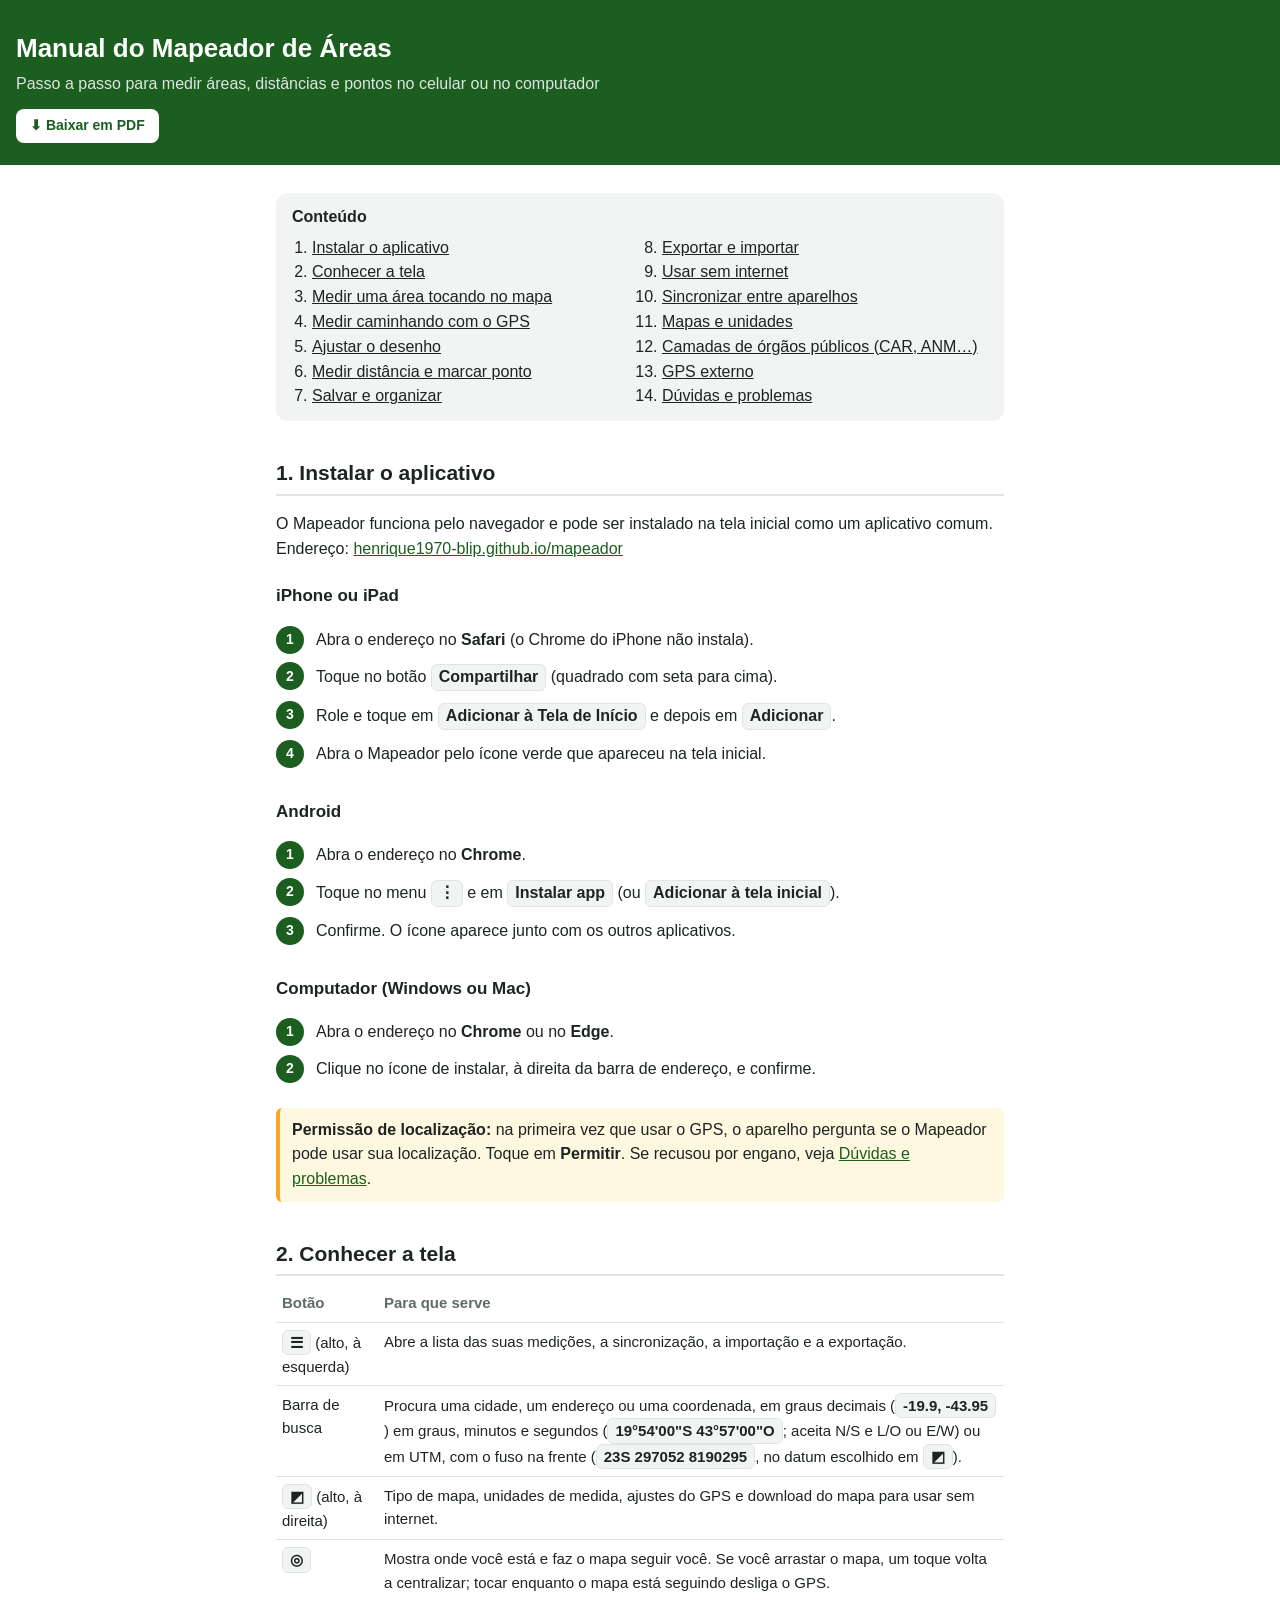
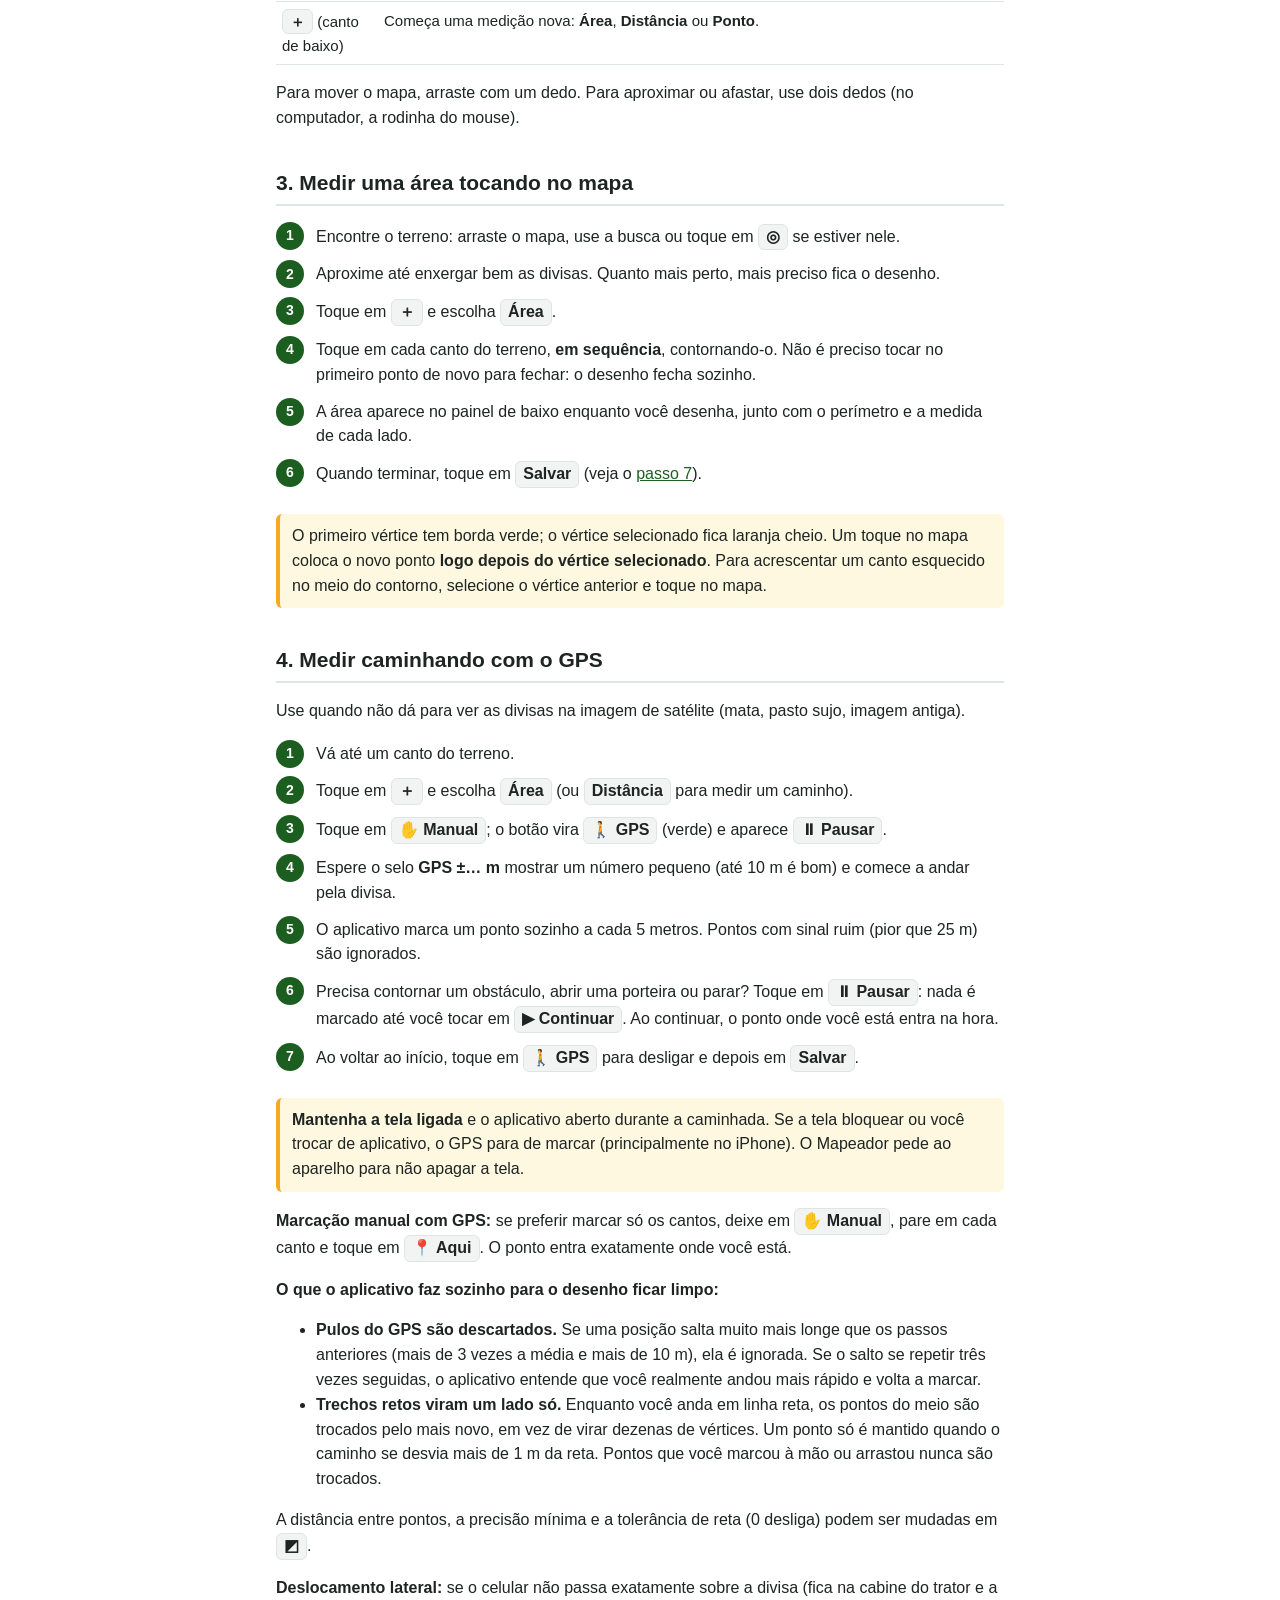
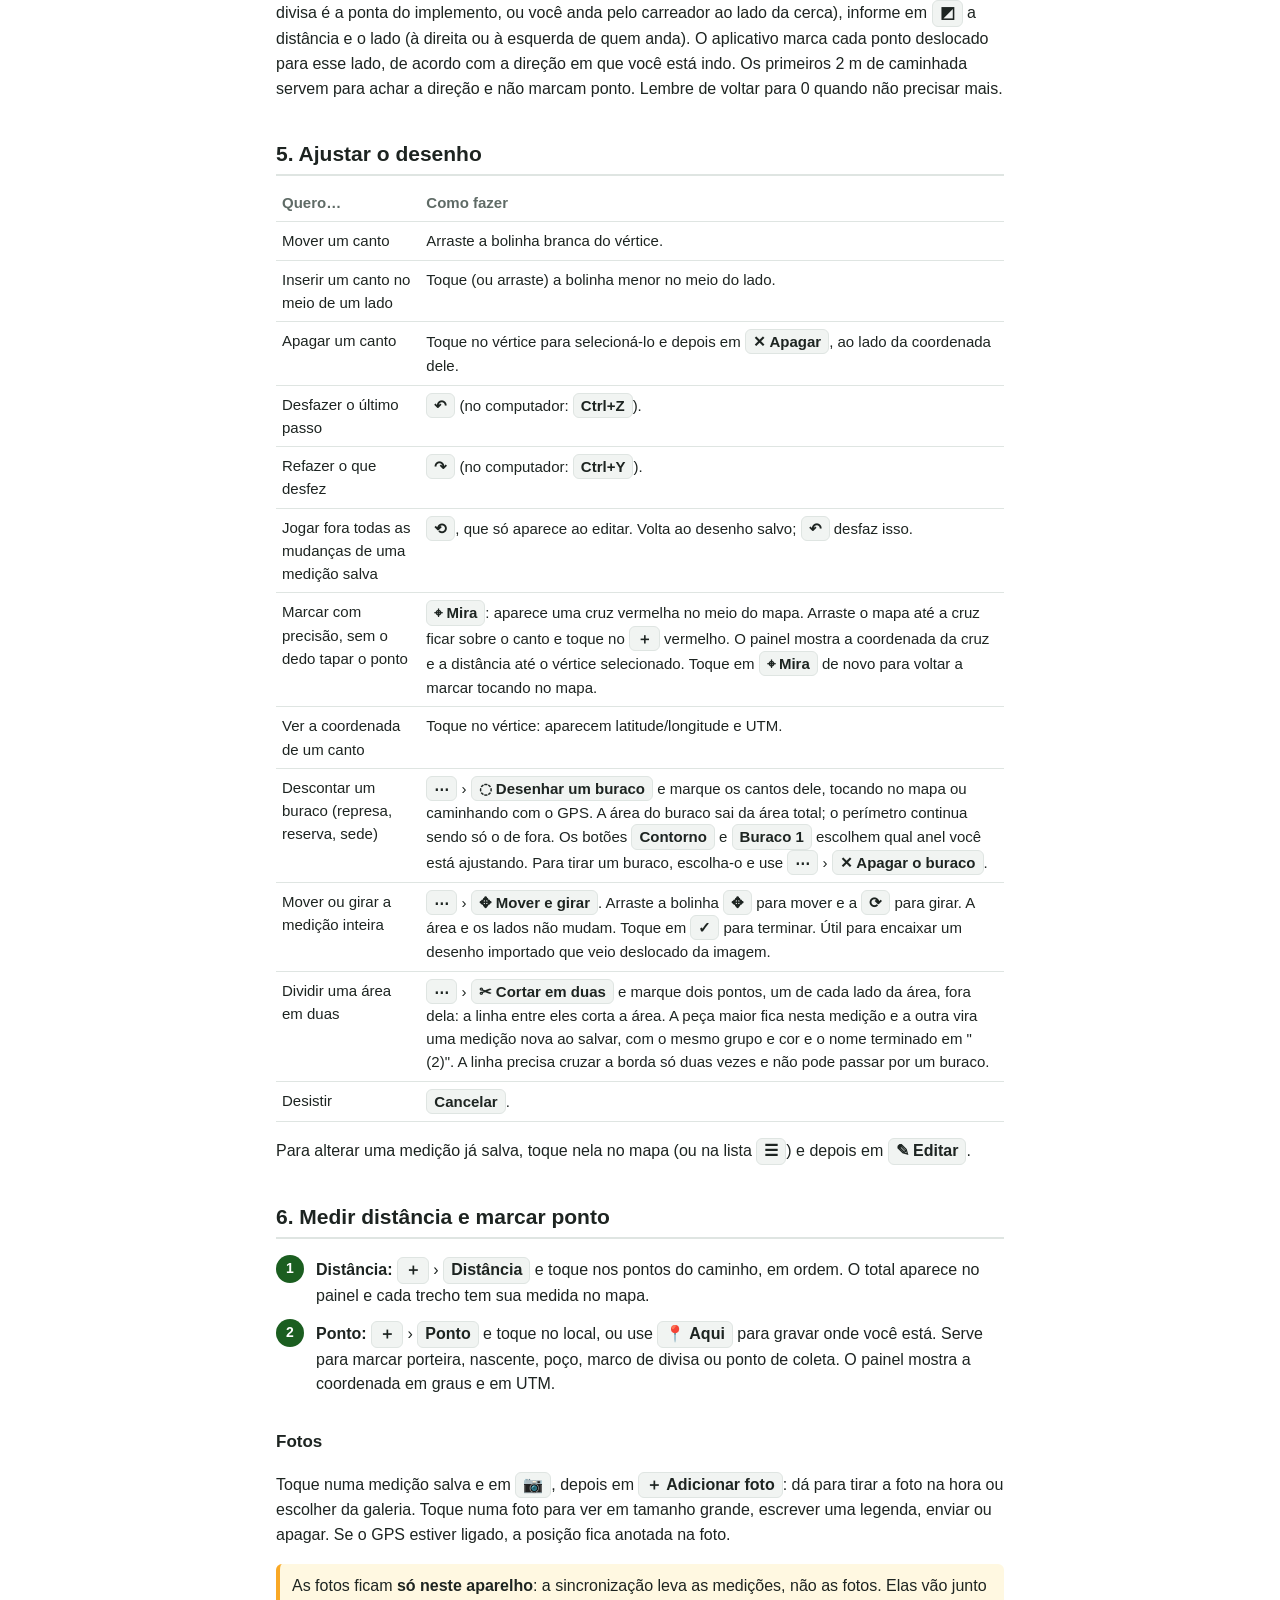
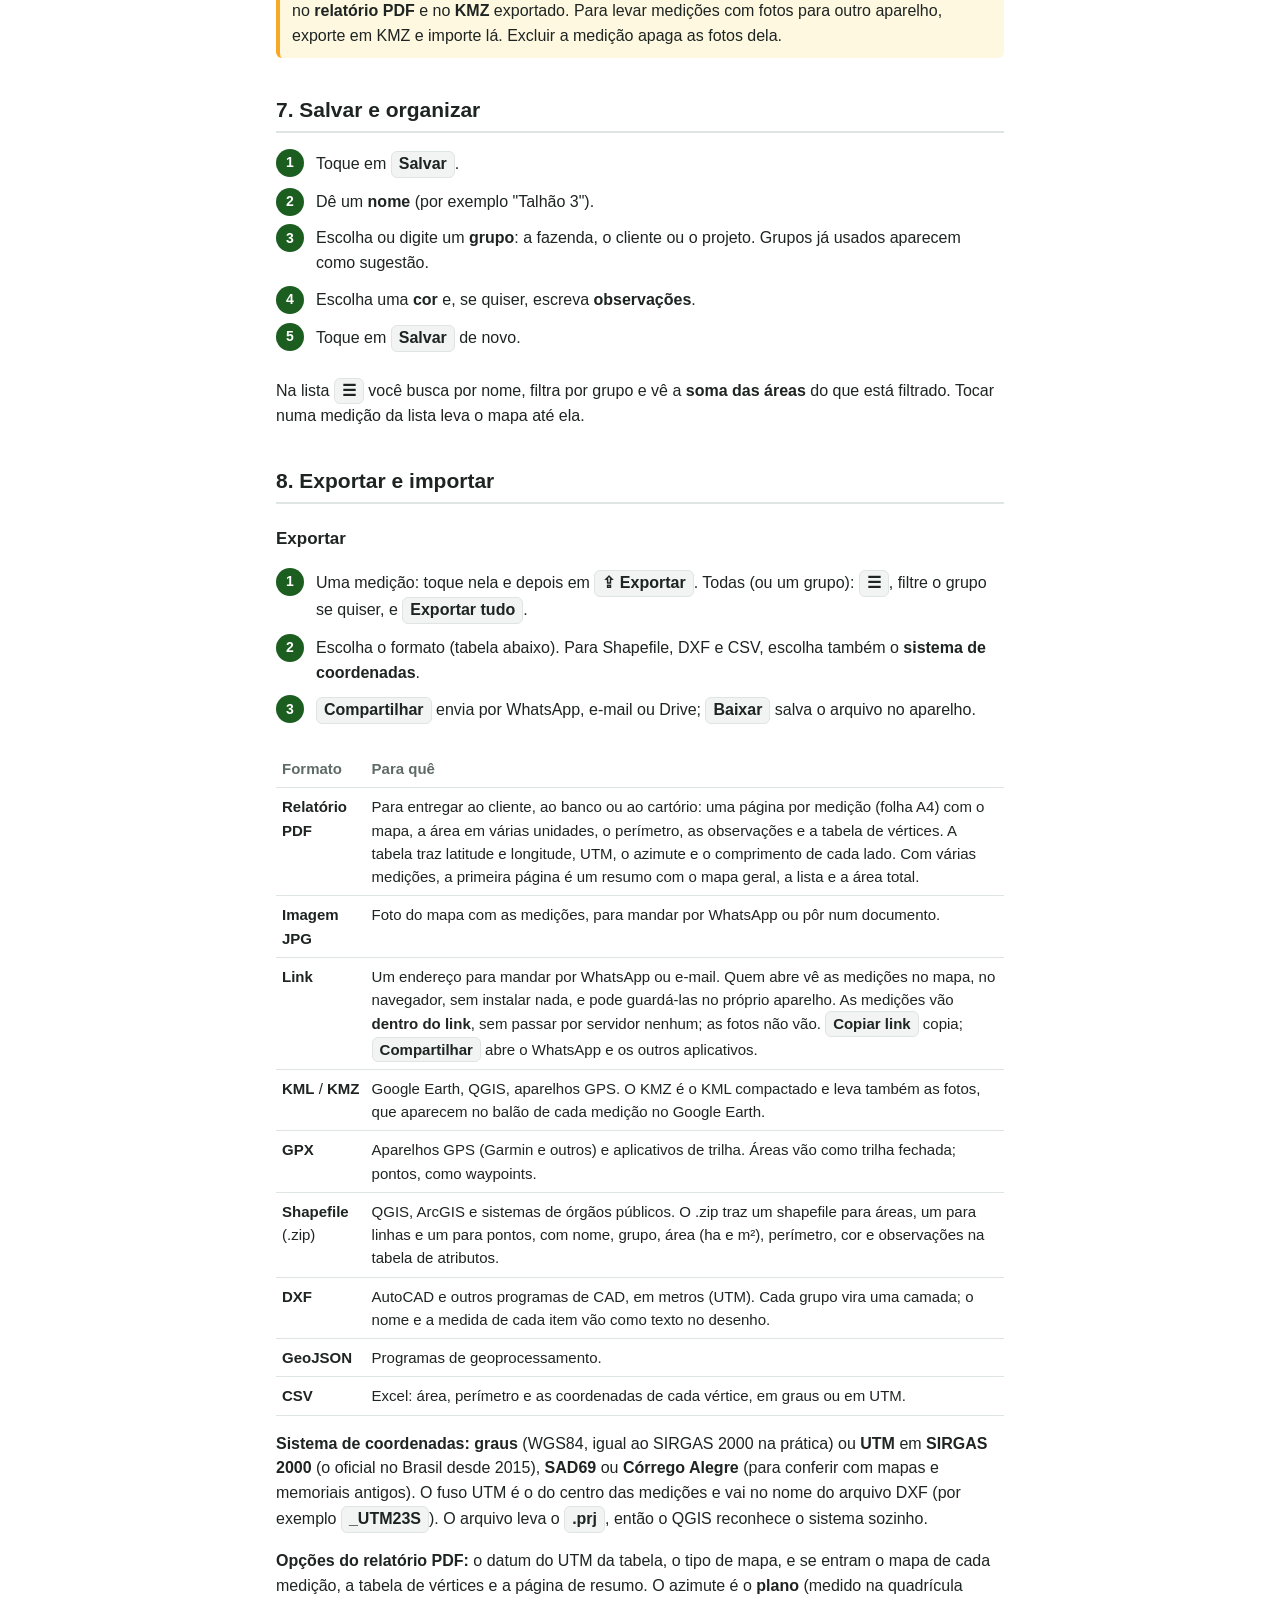
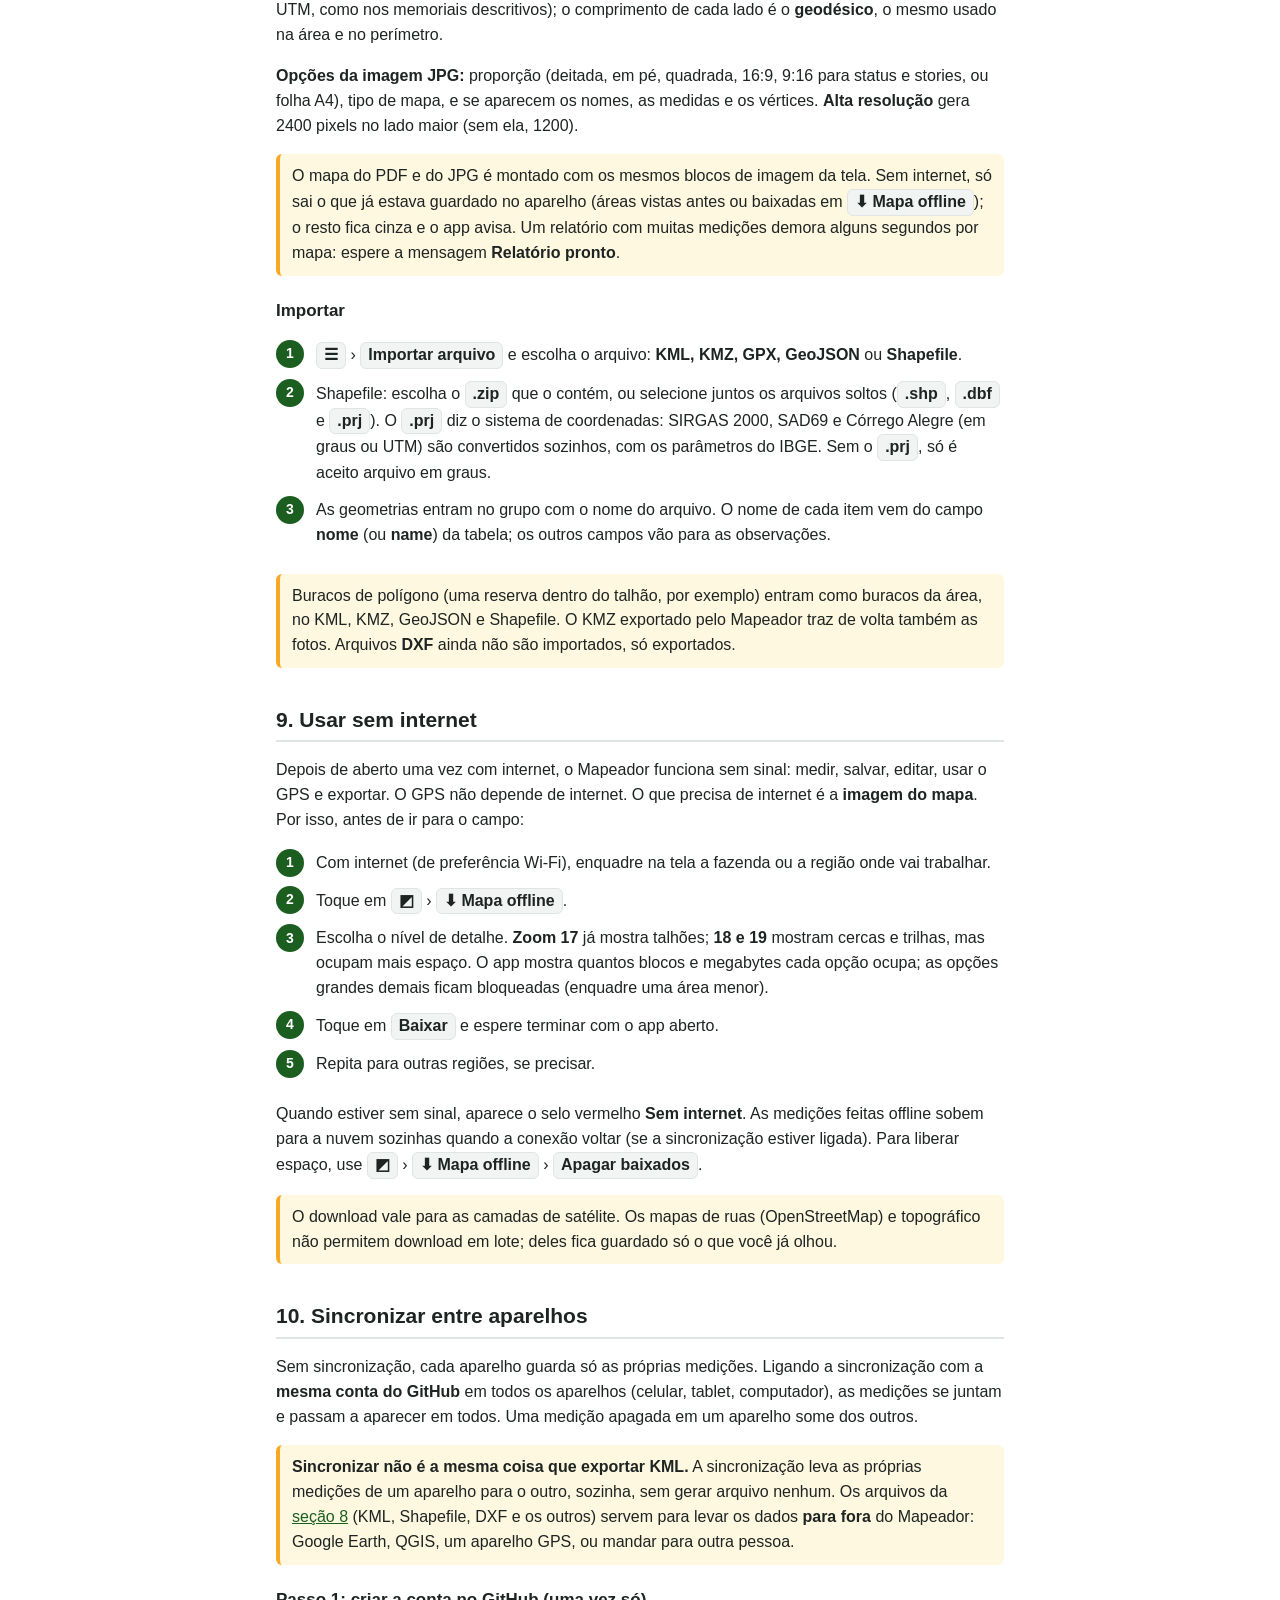
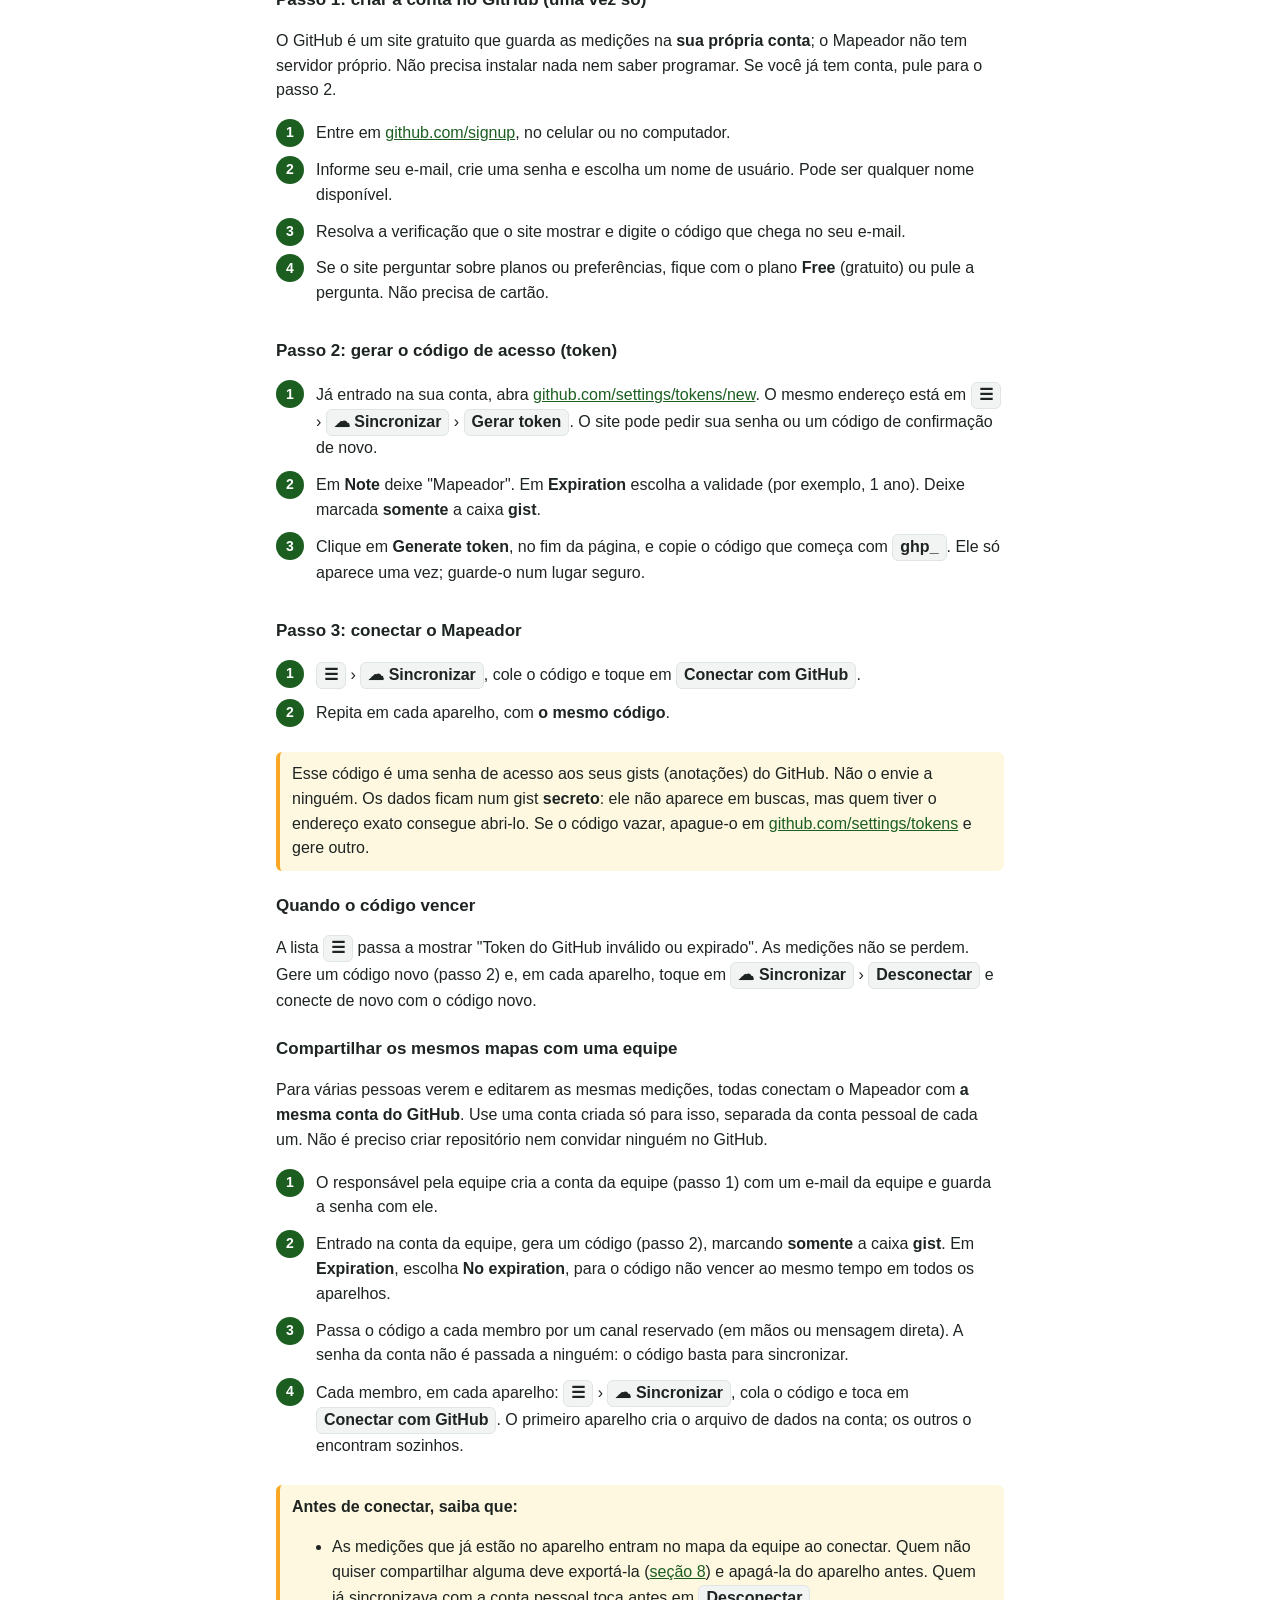
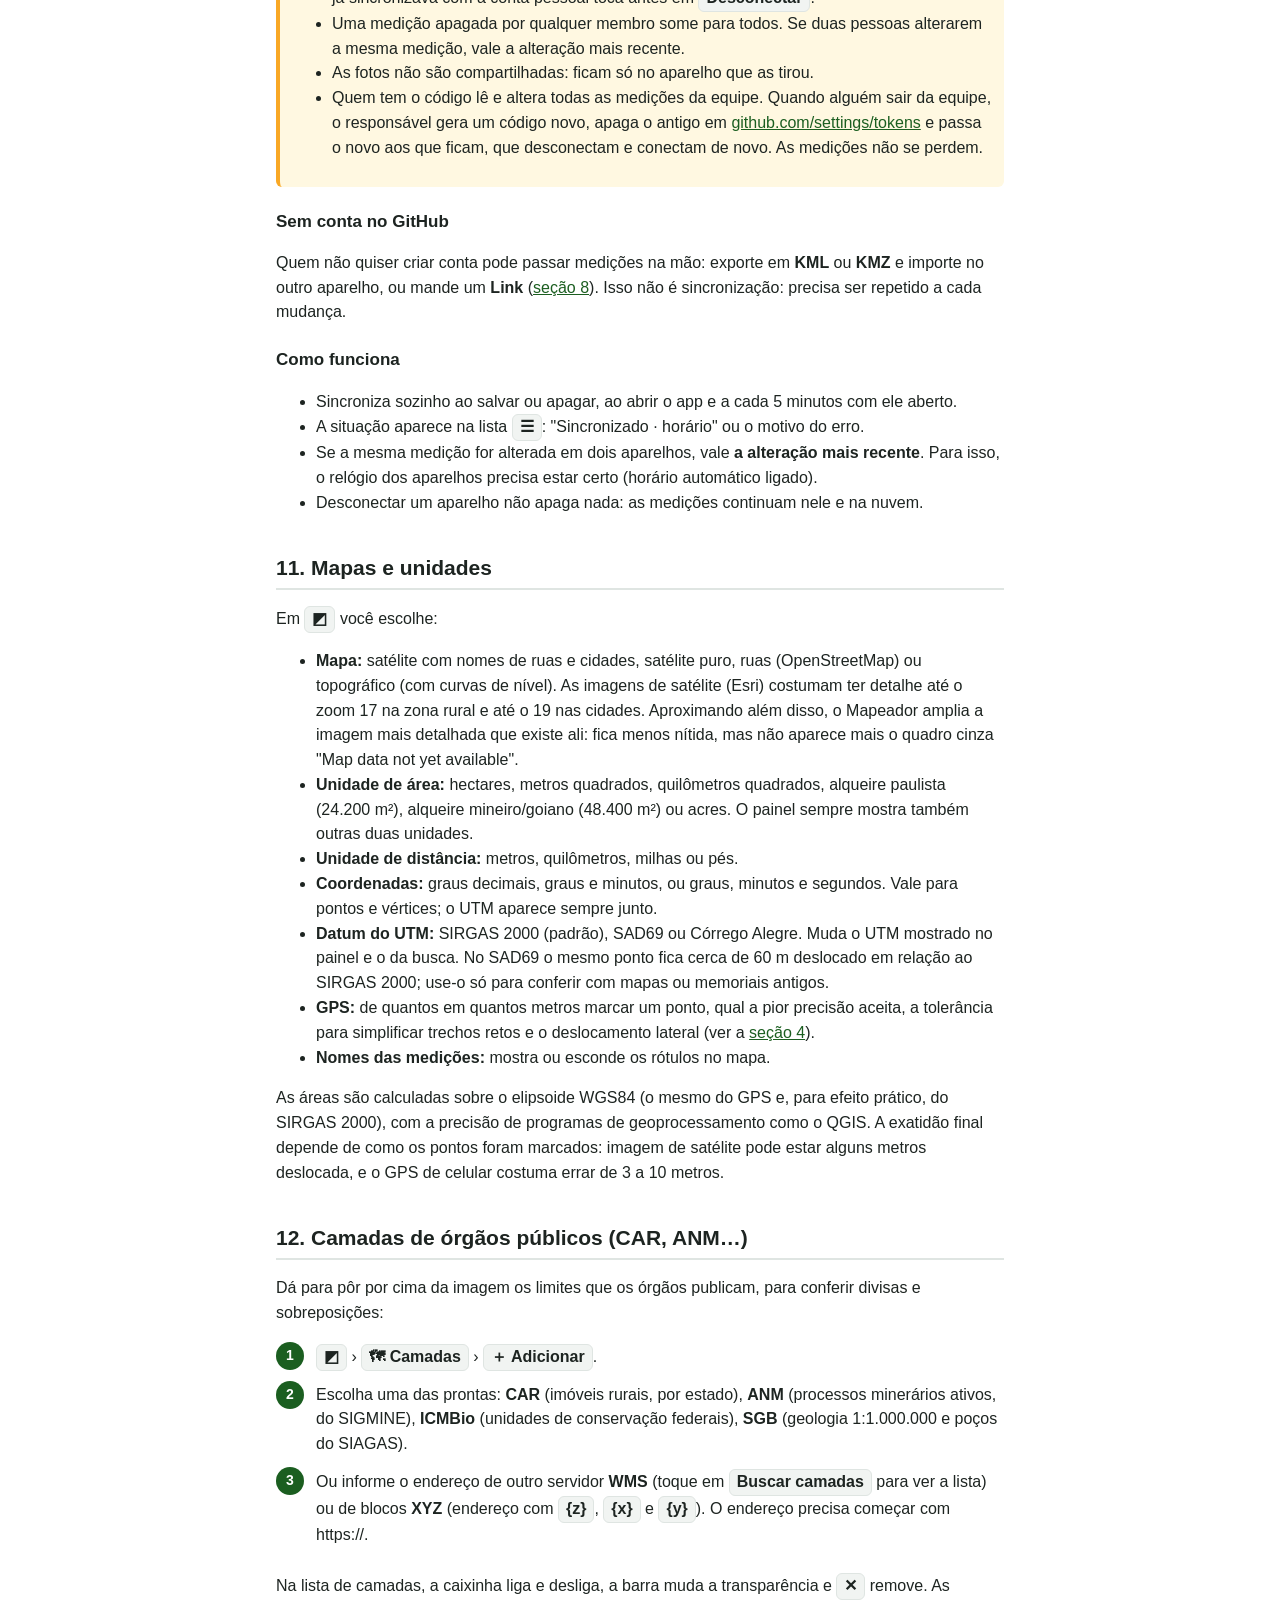
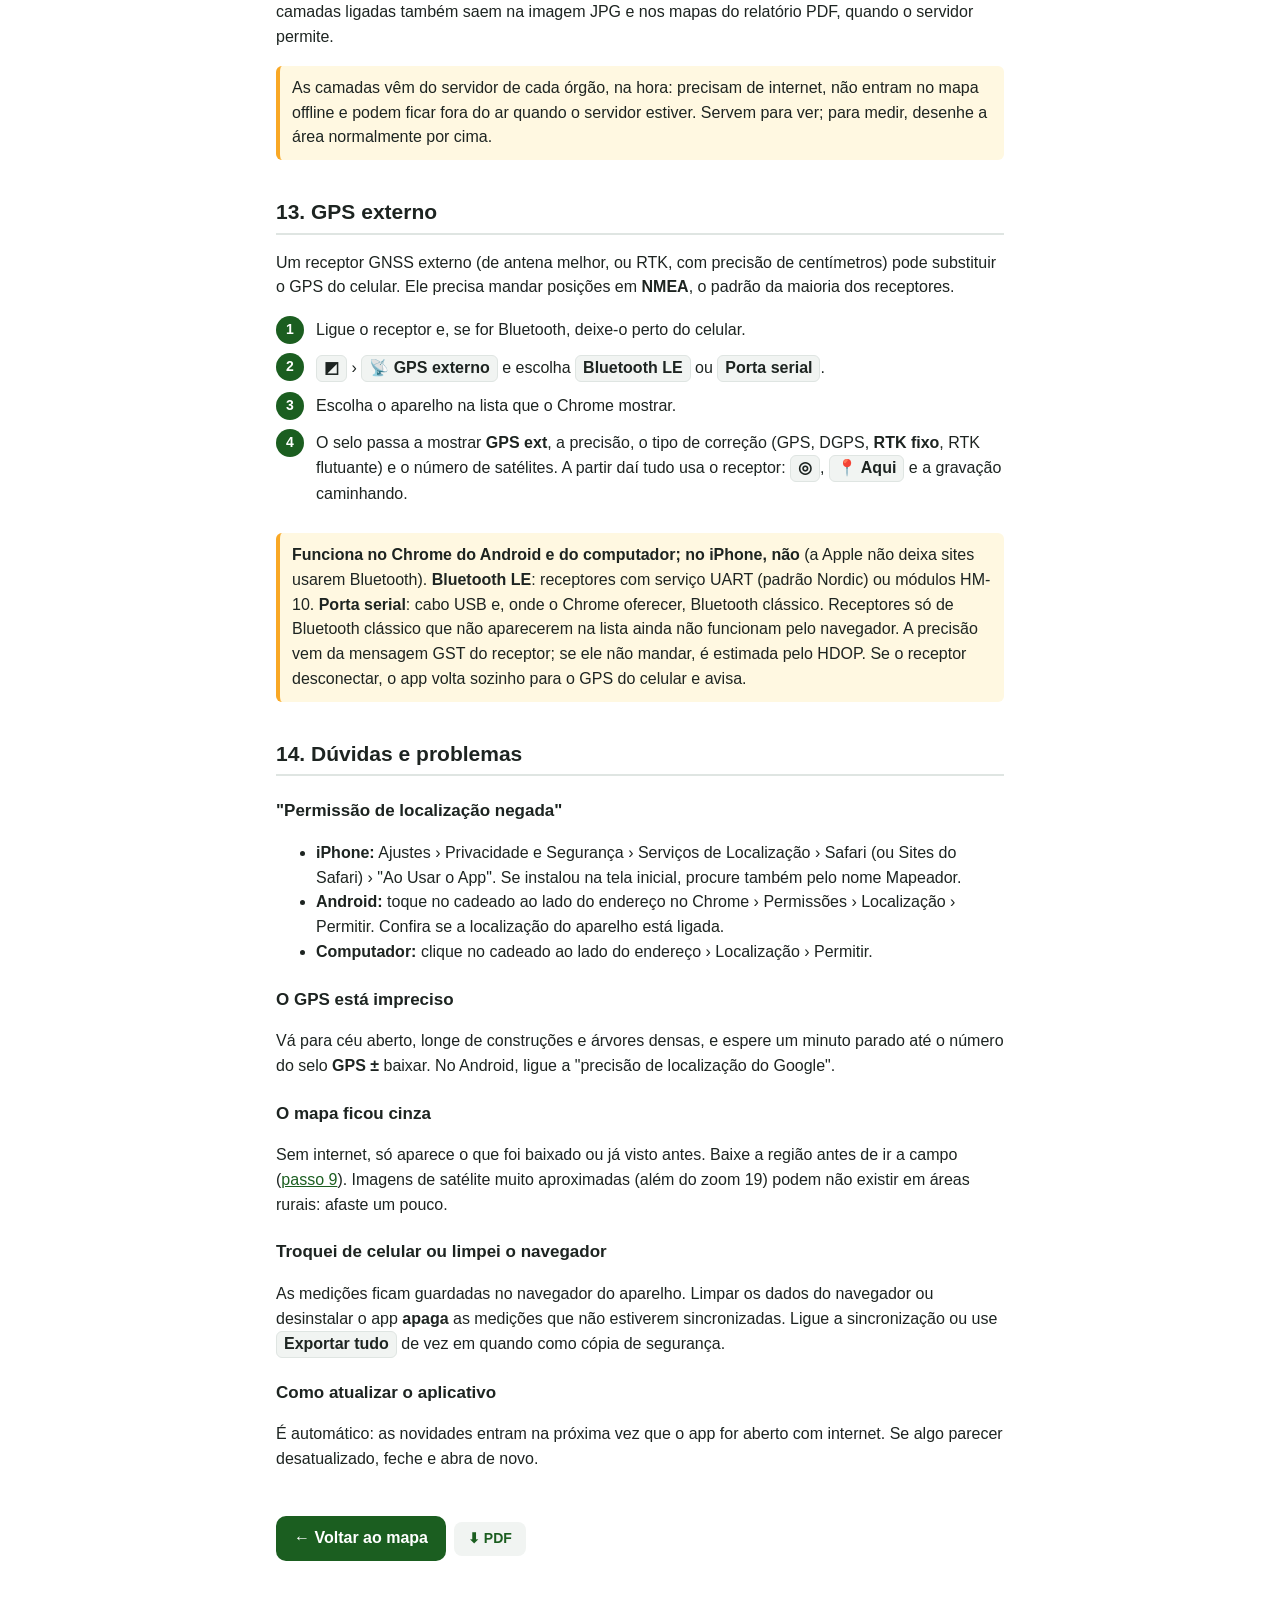
<file: manual.html>
<!doctype html>
<html lang="pt-BR">
<head>
  <meta charset="utf-8">
  <meta name="viewport" content="width=device-width, initial-scale=1">
  <title>Manual do Mapeador</title>
  <meta name="description" content="Passo a passo para medir áreas, distâncias e pontos com o Mapeador de Áreas.">
  <link rel="icon" href="icons/icon-192.png">
  <style>
    :root { --green: #1b5e20; --bg: #fff; --fg: #1d2421; --muted: #5f6b66; --line: #dfe5e2; --chip: #f1f4f2; --note: #fff8e1; --note-line: #f9a825; }
    @media (prefers-color-scheme: dark) {
      :root { --bg: #161b19; --fg: #e8eeeb; --muted: #9aa8a2; --line: #34403b; --chip: #232b28; --note: #2b2615; --note-line: #c49000; }
    }
    * { box-sizing: border-box; }
    body { margin: 0; background: var(--bg); color: var(--fg); font: 16px/1.55 -apple-system, BlinkMacSystemFont, "Segoe UI", Roboto, sans-serif; }
    header { background: var(--green); color: #fff; padding: 28px 16px 22px; }
    header h1 { margin: 0 0 4px; font-size: 26px; }
    header p { margin: 0; opacity: .85; }
    main { max-width: 760px; margin: 0 auto; padding: 8px 16px 48px; }
    nav { background: var(--chip); border-radius: 12px; padding: 12px 16px; margin: 20px 0; }
    nav ol { margin: 6px 0 0; padding-left: 20px; columns: 2; column-gap: 24px; }
    @media (max-width: 520px) { nav ol { columns: 1; } }
    nav a { color: inherit; }
    h2 { margin: 36px 0 8px; font-size: 21px; border-bottom: 2px solid var(--line); padding-bottom: 4px; scroll-margin-top: 12px; }
    h3 { margin: 22px 0 6px; font-size: 17px; }
    ol.steps { padding-left: 0; list-style: none; counter-reset: s; }
    ol.steps > li { counter-increment: s; position: relative; padding: 2px 0 10px 40px; }
    ol.steps > li::before { content: counter(s); position: absolute; left: 0; top: 0; width: 28px; height: 28px; border-radius: 50%;
      background: var(--green); color: #fff; font-weight: 700; font-size: 14px; display: flex; align-items: center; justify-content: center; }
    .k { display: inline-block; background: var(--chip); border: 1px solid var(--line); border-radius: 6px; padding: 0 7px; font-weight: 600; white-space: nowrap; }
    .note { background: var(--note); border-left: 4px solid var(--note-line); border-radius: 6px; padding: 10px 12px; margin: 12px 0; }
    table { border-collapse: collapse; width: 100%; margin: 8px 0; font-size: 15px; }
    th, td { text-align: left; border-bottom: 1px solid var(--line); padding: 7px 6px; vertical-align: top; }
    th { color: var(--muted); font-weight: 600; }
    .back { display: inline-block; margin-top: 28px; background: var(--green); color: #fff; padding: 10px 18px; border-radius: 10px; text-decoration: none; font-weight: 600; }
    a { color: var(--green); }
    @media (prefers-color-scheme: dark) { a { color: #81c784; } }
    .pdf { display: inline-block; margin-top: 12px; background: #fff; color: var(--green); padding: 6px 14px; border-radius: 8px; text-decoration: none; font-weight: 600; font-size: 14px; }
    .pdf.alt { background: var(--chip); margin-left: 8px; }
    @media print {
      :root { --bg: #fff; --fg: #1d2421; --muted: #5f6b66; --line: #dfe5e2; --chip: #f1f4f2; --note: #fff8e1; --note-line: #f9a825; }
      * { -webkit-print-color-adjust: exact; print-color-adjust: exact; }
      body { font-size: 11.5pt; }
      main { max-width: none; padding: 0; }
      header { padding: 22px 0 16px 16px; }
      a { color: var(--green); }
      .back, .pdf { display: none; }
      h2 { break-after: avoid; } h3 { break-after: avoid; }
      ol.steps > li, .note, tr, nav { break-inside: avoid; }
    }
  </style>
</head>
<body>
<header>
  <h1>Manual do Mapeador de Áreas</h1>
  <p>Passo a passo para medir áreas, distâncias e pontos no celular ou no computador</p>
  <a class="pdf" href="manual.pdf" download>⬇ Baixar em PDF</a>
</header>
<main>

<nav>
  <strong>Conteúdo</strong>
  <ol>
    <li><a href="#instalar">Instalar o aplicativo</a></li>
    <li><a href="#tela">Conhecer a tela</a></li>
    <li><a href="#area">Medir uma área tocando no mapa</a></li>
    <li><a href="#gps">Medir caminhando com o GPS</a></li>
    <li><a href="#ajustar">Ajustar o desenho</a></li>
    <li><a href="#distancia">Medir distância e marcar ponto</a></li>
    <li><a href="#salvar">Salvar e organizar</a></li>
    <li><a href="#exportar">Exportar e importar</a></li>
    <li><a href="#offline">Usar sem internet</a></li>
    <li><a href="#sync">Sincronizar entre aparelhos</a></li>
    <li><a href="#unidades">Mapas e unidades</a></li>
    <li><a href="#camadas">Camadas de órgãos públicos (CAR, ANM…)</a></li>
    <li><a href="#gpsext">GPS externo</a></li>
    <li><a href="#duvidas">Dúvidas e problemas</a></li>
  </ol>
</nav>

<h2 id="instalar">1. Instalar o aplicativo</h2>
<p>O Mapeador funciona pelo navegador e pode ser instalado na tela inicial como um aplicativo comum.
Endereço: <a href="https://henrique1970-blip.github.io/mapeador/">henrique1970-blip.github.io/mapeador</a></p>

<h3>iPhone ou iPad</h3>
<ol class="steps">
  <li>Abra o endereço no <b>Safari</b> (o Chrome do iPhone não instala).</li>
  <li>Toque no botão <span class="k">Compartilhar</span> (quadrado com seta para cima).</li>
  <li>Role e toque em <span class="k">Adicionar à Tela de Início</span> e depois em <span class="k">Adicionar</span>.</li>
  <li>Abra o Mapeador pelo ícone verde que apareceu na tela inicial.</li>
</ol>

<h3>Android</h3>
<ol class="steps">
  <li>Abra o endereço no <b>Chrome</b>.</li>
  <li>Toque no menu <span class="k">⋮</span> e em <span class="k">Instalar app</span> (ou <span class="k">Adicionar à tela inicial</span>).</li>
  <li>Confirme. O ícone aparece junto com os outros aplicativos.</li>
</ol>

<h3>Computador (Windows ou Mac)</h3>
<ol class="steps">
  <li>Abra o endereço no <b>Chrome</b> ou no <b>Edge</b>.</li>
  <li>Clique no ícone de instalar, à direita da barra de endereço, e confirme.</li>
</ol>

<div class="note"><b>Permissão de localização:</b> na primeira vez que usar o GPS, o aparelho pergunta se o Mapeador pode
usar sua localização. Toque em <b>Permitir</b>. Se recusou por engano, veja <a href="#duvidas">Dúvidas e problemas</a>.</div>

<h2 id="tela">2. Conhecer a tela</h2>
<table>
  <tr><th>Botão</th><th>Para que serve</th></tr>
  <tr><td><span class="k">☰</span> (alto, à esquerda)</td><td>Abre a lista das suas medições, a sincronização, a importação e a exportação.</td></tr>
  <tr><td>Barra de busca</td><td>Procura uma cidade, um endereço ou uma coordenada, em graus decimais (<span class="k">-19.9, -43.95</span>) em graus, minutos e segundos (<span class="k">19°54'00"S 43°57'00"O</span>; aceita N/S e L/O ou E/W) ou em UTM, com o fuso na frente (<span class="k">23S 297052 8190295</span>, no datum escolhido em <span class="k">◩</span>).</td></tr>
  <tr><td><span class="k">◩</span> (alto, à direita)</td><td>Tipo de mapa, unidades de medida, ajustes do GPS e download do mapa para usar sem internet.</td></tr>
  <tr><td><span class="k">◎</span></td><td>Mostra onde você está e faz o mapa seguir você. Se você arrastar o mapa, um toque volta a centralizar; tocar enquanto o mapa está seguindo desliga o GPS.</td></tr>
  <tr><td><span class="k">＋</span> (canto de baixo)</td><td>Começa uma medição nova: <b>Área</b>, <b>Distância</b> ou <b>Ponto</b>.</td></tr>
</table>
<p>Para mover o mapa, arraste com um dedo. Para aproximar ou afastar, use dois dedos (no computador, a rodinha do mouse).</p>

<h2 id="area">3. Medir uma área tocando no mapa</h2>
<ol class="steps">
  <li>Encontre o terreno: arraste o mapa, use a busca ou toque em <span class="k">◎</span> se estiver nele.</li>
  <li>Aproxime até enxergar bem as divisas. Quanto mais perto, mais preciso fica o desenho.</li>
  <li>Toque em <span class="k">＋</span> e escolha <span class="k">Área</span>.</li>
  <li>Toque em cada canto do terreno, <b>em sequência</b>, contornando-o. Não é preciso tocar no primeiro ponto de novo para fechar: o desenho fecha sozinho.</li>
  <li>A área aparece no painel de baixo enquanto você desenha, junto com o perímetro e a medida de cada lado.</li>
  <li>Quando terminar, toque em <span class="k">Salvar</span> (veja o <a href="#salvar">passo 7</a>).</li>
</ol>
<div class="note">O primeiro vértice tem borda verde; o vértice selecionado fica laranja cheio. Um toque no mapa coloca o novo ponto
<b>logo depois do vértice selecionado</b>. Para acrescentar um canto esquecido no meio do contorno, selecione o vértice anterior e toque no mapa.</div>

<h2 id="gps">4. Medir caminhando com o GPS</h2>
<p>Use quando não dá para ver as divisas na imagem de satélite (mata, pasto sujo, imagem antiga).</p>
<ol class="steps">
  <li>Vá até um canto do terreno.</li>
  <li>Toque em <span class="k">＋</span> e escolha <span class="k">Área</span> (ou <span class="k">Distância</span> para medir um caminho).</li>
  <li>Toque em <span class="k">✋ Manual</span>; o botão vira <span class="k">🚶 GPS</span> (verde) e aparece <span class="k">⏸ Pausar</span>.</li>
  <li>Espere o selo <b>GPS ±… m</b> mostrar um número pequeno (até 10 m é bom) e comece a andar pela divisa.</li>
  <li>O aplicativo marca um ponto sozinho a cada 5 metros. Pontos com sinal ruim (pior que 25 m) são ignorados.</li>
  <li>Precisa contornar um obstáculo, abrir uma porteira ou parar? Toque em <span class="k">⏸ Pausar</span>: nada é marcado
  até você tocar em <span class="k">▶ Continuar</span>. Ao continuar, o ponto onde você está entra na hora.</li>
  <li>Ao voltar ao início, toque em <span class="k">🚶 GPS</span> para desligar e depois em <span class="k">Salvar</span>.</li>
</ol>
<div class="note"><b>Mantenha a tela ligada</b> e o aplicativo aberto durante a caminhada. Se a tela bloquear ou você
trocar de aplicativo, o GPS para de marcar (principalmente no iPhone). O Mapeador pede ao aparelho para não apagar a tela.</div>
<p><b>Marcação manual com GPS:</b> se preferir marcar só os cantos, deixe em <span class="k">✋ Manual</span>, pare em
cada canto e toque em <span class="k">📍 Aqui</span>. O ponto entra exatamente onde você está.</p>
<p><b>O que o aplicativo faz sozinho para o desenho ficar limpo:</b></p>
<ul>
  <li><b>Pulos do GPS são descartados.</b> Se uma posição salta muito mais longe que os passos anteriores (mais de 3 vezes a
  média e mais de 10 m), ela é ignorada. Se o salto se repetir três vezes seguidas, o aplicativo entende que você realmente
  andou mais rápido e volta a marcar.</li>
  <li><b>Trechos retos viram um lado só.</b> Enquanto você anda em linha reta, os pontos do meio são trocados pelo mais novo,
  em vez de virar dezenas de vértices. Um ponto só é mantido quando o caminho se desvia mais de 1 m da reta. Pontos que você
  marcou à mão ou arrastou nunca são trocados.</li>
</ul>
<p>A distância entre pontos, a precisão mínima e a tolerância de reta (0 desliga) podem ser mudadas em <span class="k">◩</span>.</p>
<p><b>Deslocamento lateral:</b> se o celular não passa exatamente sobre a divisa (fica na cabine do trator e a divisa é a
ponta do implemento, ou você anda pelo carreador ao lado da cerca), informe em <span class="k">◩</span> a distância e o lado
(à direita ou à esquerda de quem anda). O aplicativo marca cada ponto deslocado para esse lado, de acordo com a direção em
que você está indo. Os primeiros 2 m de caminhada servem para achar a direção e não marcam ponto. Lembre de voltar para 0
quando não precisar mais.</p>

<h2 id="ajustar">5. Ajustar o desenho</h2>
<table>
  <tr><th>Quero…</th><th>Como fazer</th></tr>
  <tr><td>Mover um canto</td><td>Arraste a bolinha branca do vértice.</td></tr>
  <tr><td>Inserir um canto no meio de um lado</td><td>Toque (ou arraste) a bolinha menor no meio do lado.</td></tr>
  <tr><td>Apagar um canto</td><td>Toque no vértice para selecioná-lo e depois em <span class="k">✕ Apagar</span>, ao lado da coordenada dele.</td></tr>
  <tr><td>Desfazer o último passo</td><td><span class="k">↶</span> (no computador: <span class="k">Ctrl+Z</span>).</td></tr>
  <tr><td>Refazer o que desfez</td><td><span class="k">↷</span> (no computador: <span class="k">Ctrl+Y</span>).</td></tr>
  <tr><td>Jogar fora todas as mudanças de uma medição salva</td><td><span class="k">⟲</span>, que só aparece ao editar. Volta ao desenho salvo; <span class="k">↶</span> desfaz isso.</td></tr>
  <tr><td>Marcar com precisão, sem o dedo tapar o ponto</td><td><span class="k">⌖ Mira</span>: aparece uma cruz vermelha no meio do mapa. Arraste o mapa até a cruz ficar sobre o canto e toque no <span class="k">＋</span> vermelho. O painel mostra a coordenada da cruz e a distância até o vértice selecionado. Toque em <span class="k">⌖ Mira</span> de novo para voltar a marcar tocando no mapa.</td></tr>
  <tr><td>Ver a coordenada de um canto</td><td>Toque no vértice: aparecem latitude/longitude e UTM.</td></tr>
  <tr><td>Descontar um buraco (represa, reserva, sede)</td><td><span class="k">⋯</span> › <span class="k">◌ Desenhar um buraco</span> e marque os cantos dele, tocando no mapa ou caminhando com o GPS. A área do buraco sai da área total; o perímetro continua sendo só o de fora. Os botões <span class="k">Contorno</span> e <span class="k">Buraco 1</span> escolhem qual anel você está ajustando. Para tirar um buraco, escolha-o e use <span class="k">⋯</span> › <span class="k">✕ Apagar o buraco</span>.</td></tr>
  <tr><td>Mover ou girar a medição inteira</td><td><span class="k">⋯</span> › <span class="k">✥ Mover e girar</span>. Arraste a bolinha <span class="k">✥</span> para mover e a <span class="k">⟳</span> para girar. A área e os lados não mudam. Toque em <span class="k">✓</span> para terminar. Útil para encaixar um desenho importado que veio deslocado da imagem.</td></tr>
  <tr><td>Dividir uma área em duas</td><td><span class="k">⋯</span> › <span class="k">✂ Cortar em duas</span> e marque dois pontos, um de cada lado da área, fora dela: a linha entre eles corta a área. A peça maior fica nesta medição e a outra vira uma medição nova ao salvar, com o mesmo grupo e cor e o nome terminado em "(2)". A linha precisa cruzar a borda só duas vezes e não pode passar por um buraco.</td></tr>
  <tr><td>Desistir</td><td><span class="k">Cancelar</span>.</td></tr>
</table>
<p>Para alterar uma medição já salva, toque nela no mapa (ou na lista <span class="k">☰</span>) e depois em <span class="k">✎ Editar</span>.</p>

<h2 id="distancia">6. Medir distância e marcar ponto</h2>
<ol class="steps">
  <li><b>Distância:</b> <span class="k">＋</span> › <span class="k">Distância</span> e toque nos pontos do caminho, em ordem. O total aparece no painel e cada trecho tem sua medida no mapa.</li>
  <li><b>Ponto:</b> <span class="k">＋</span> › <span class="k">Ponto</span> e toque no local, ou use <span class="k">📍 Aqui</span> para gravar onde você está. Serve para marcar porteira, nascente, poço, marco de divisa ou ponto de coleta. O painel mostra a coordenada em graus e em UTM.</li>
</ol>

<h3>Fotos</h3>
<p>Toque numa medição salva e em <span class="k">📷</span>, depois em <span class="k">＋ Adicionar foto</span>: dá para tirar
a foto na hora ou escolher da galeria. Toque numa foto para ver em tamanho grande, escrever uma legenda, enviar ou apagar.
Se o GPS estiver ligado, a posição fica anotada na foto.</p>
<div class="note">As fotos ficam <b>só neste aparelho</b>: a sincronização leva as medições, não as fotos. Elas vão junto no
<b>relatório PDF</b> e no <b>KMZ</b> exportado. Para levar medições com fotos para outro aparelho, exporte em KMZ e importe lá.
Excluir a medição apaga as fotos dela.</div>

<h2 id="salvar">7. Salvar e organizar</h2>
<ol class="steps">
  <li>Toque em <span class="k">Salvar</span>.</li>
  <li>Dê um <b>nome</b> (por exemplo "Talhão 3").</li>
  <li>Escolha ou digite um <b>grupo</b>: a fazenda, o cliente ou o projeto. Grupos já usados aparecem como sugestão.</li>
  <li>Escolha uma <b>cor</b> e, se quiser, escreva <b>observações</b>.</li>
  <li>Toque em <span class="k">Salvar</span> de novo.</li>
</ol>
<p>Na lista <span class="k">☰</span> você busca por nome, filtra por grupo e vê a <b>soma das áreas</b> do que está filtrado.
Tocar numa medição da lista leva o mapa até ela.</p>

<h2 id="exportar">8. Exportar e importar</h2>
<h3>Exportar</h3>
<ol class="steps">
  <li>Uma medição: toque nela e depois em <span class="k">⇪ Exportar</span>. Todas (ou um grupo): <span class="k">☰</span>, filtre o grupo se quiser, e <span class="k">Exportar tudo</span>.</li>
  <li>Escolha o formato (tabela abaixo). Para Shapefile, DXF e CSV, escolha também o <b>sistema de coordenadas</b>.</li>
  <li><span class="k">Compartilhar</span> envia por WhatsApp, e-mail ou Drive; <span class="k">Baixar</span> salva o arquivo no aparelho.</li>
</ol>
<table>
  <tr><th>Formato</th><th>Para quê</th></tr>
  <tr><td><b>Relatório PDF</b></td><td>Para entregar ao cliente, ao banco ou ao cartório: uma página por medição (folha A4) com o mapa,
  a área em várias unidades, o perímetro, as observações e a tabela de vértices. A tabela traz latitude e longitude, UTM, o
  azimute e o comprimento de cada lado. Com várias medições, a primeira página é um resumo com o mapa geral, a lista e a área total.</td></tr>
  <tr><td><b>Imagem JPG</b></td><td>Foto do mapa com as medições, para mandar por WhatsApp ou pôr num documento.</td></tr>
  <tr><td><b>Link</b></td><td>Um endereço para mandar por WhatsApp ou e-mail. Quem abre vê as medições no mapa, no navegador, sem instalar nada, e pode guardá-las no próprio aparelho. As medições vão <b>dentro do link</b>, sem passar por servidor nenhum; as fotos não vão. <span class="k">Copiar link</span> copia; <span class="k">Compartilhar</span> abre o WhatsApp e os outros aplicativos.</td></tr>
  <tr><td><b>KML</b> / <b>KMZ</b></td><td>Google Earth, QGIS, aparelhos GPS. O KMZ é o KML compactado e leva também as fotos, que aparecem no balão de cada medição no Google Earth.</td></tr>
  <tr><td><b>GPX</b></td><td>Aparelhos GPS (Garmin e outros) e aplicativos de trilha. Áreas vão como trilha fechada; pontos, como waypoints.</td></tr>
  <tr><td><b>Shapefile</b> (.zip)</td><td>QGIS, ArcGIS e sistemas de órgãos públicos. O .zip traz um shapefile para áreas, um para linhas e um para pontos,
  com nome, grupo, área (ha e m²), perímetro, cor e observações na tabela de atributos.</td></tr>
  <tr><td><b>DXF</b></td><td>AutoCAD e outros programas de CAD, em metros (UTM). Cada grupo vira uma camada; o nome e a medida de cada item vão como texto no desenho.</td></tr>
  <tr><td><b>GeoJSON</b></td><td>Programas de geoprocessamento.</td></tr>
  <tr><td><b>CSV</b></td><td>Excel: área, perímetro e as coordenadas de cada vértice, em graus ou em UTM.</td></tr>
</table>
<p><b>Sistema de coordenadas:</b> <b>graus</b> (WGS84, igual ao SIRGAS 2000 na prática) ou <b>UTM</b> em
<b>SIRGAS 2000</b> (o oficial no Brasil desde 2015), <b>SAD69</b> ou <b>Córrego Alegre</b> (para conferir com mapas e
memoriais antigos). O fuso UTM é o do centro das medições e vai no nome do arquivo DXF (por exemplo <span class="k">_UTM23S</span>).
O arquivo leva o <span class="k">.prj</span>, então o QGIS reconhece o sistema sozinho.</p>
<p><b>Opções do relatório PDF:</b> o datum do UTM da tabela, o tipo de mapa, e se entram o mapa de cada medição, a tabela
de vértices e a página de resumo. O azimute é o <b>plano</b> (medido na quadrícula UTM, como nos memoriais descritivos);
o comprimento de cada lado é o <b>geodésico</b>, o mesmo usado na área e no perímetro.</p>
<p><b>Opções da imagem JPG:</b> proporção (deitada, em pé, quadrada, 16:9, 9:16 para status e stories, ou folha A4), tipo de
mapa, e se aparecem os nomes, as medidas e os vértices. <b>Alta resolução</b> gera 2400 pixels no lado maior (sem ela, 1200).</p>
<div class="note">O mapa do PDF e do JPG é montado com os mesmos blocos de imagem da tela. Sem internet, só sai o que já estava
guardado no aparelho (áreas vistas antes ou baixadas em <span class="k">⬇ Mapa offline</span>); o resto fica cinza e o app avisa.
Um relatório com muitas medições demora alguns segundos por mapa: espere a mensagem <b>Relatório pronto</b>.</div>
<h3>Importar</h3>
<ol class="steps">
  <li><span class="k">☰</span> › <span class="k">Importar arquivo</span> e escolha o arquivo: <b>KML, KMZ, GPX, GeoJSON</b> ou <b>Shapefile</b>.</li>
  <li>Shapefile: escolha o <span class="k">.zip</span> que o contém, ou selecione juntos os arquivos soltos
  (<span class="k">.shp</span>, <span class="k">.dbf</span> e <span class="k">.prj</span>). O <span class="k">.prj</span> diz o sistema de coordenadas:
  SIRGAS 2000, SAD69 e Córrego Alegre (em graus ou UTM) são convertidos sozinhos, com os parâmetros do IBGE. Sem o <span class="k">.prj</span>,
  só é aceito arquivo em graus.</li>
  <li>As geometrias entram no grupo com o nome do arquivo. O nome de cada item vem do campo <b>nome</b> (ou <b>name</b>) da tabela;
  os outros campos vão para as observações.</li>
</ol>
<div class="note">Buracos de polígono (uma reserva dentro do talhão, por exemplo) entram como buracos da área, no KML, KMZ,
GeoJSON e Shapefile. O KMZ exportado pelo Mapeador traz de volta também as fotos. Arquivos <b>DXF</b> ainda não são
importados, só exportados.</div>

<h2 id="offline">9. Usar sem internet</h2>
<p>Depois de aberto uma vez com internet, o Mapeador funciona sem sinal: medir, salvar, editar, usar o GPS e exportar.
O GPS não depende de internet. O que precisa de internet é a <b>imagem do mapa</b>. Por isso, antes de ir para o campo:</p>
<ol class="steps">
  <li>Com internet (de preferência Wi-Fi), enquadre na tela a fazenda ou a região onde vai trabalhar.</li>
  <li>Toque em <span class="k">◩</span> › <span class="k">⬇ Mapa offline</span>.</li>
  <li>Escolha o nível de detalhe. <b>Zoom 17</b> já mostra talhões; <b>18 e 19</b> mostram cercas e trilhas, mas ocupam mais espaço.
  O app mostra quantos blocos e megabytes cada opção ocupa; as opções grandes demais ficam bloqueadas (enquadre uma área menor).</li>
  <li>Toque em <span class="k">Baixar</span> e espere terminar com o app aberto.</li>
  <li>Repita para outras regiões, se precisar.</li>
</ol>
<p>Quando estiver sem sinal, aparece o selo vermelho <b>Sem internet</b>. As medições feitas offline sobem para a nuvem
sozinhas quando a conexão voltar (se a sincronização estiver ligada). Para liberar espaço, use
<span class="k">◩</span> › <span class="k">⬇ Mapa offline</span> › <span class="k">Apagar baixados</span>.</p>
<div class="note">O download vale para as camadas de satélite. Os mapas de ruas (OpenStreetMap) e topográfico não permitem
download em lote; deles fica guardado só o que você já olhou.</div>

<h2 id="sync">10. Sincronizar entre aparelhos</h2>
<p>Sem sincronização, cada aparelho guarda só as próprias medições. Ligando a sincronização com a <b>mesma conta do GitHub</b> em todos
os aparelhos (celular, tablet, computador), as medições se juntam e passam a aparecer em todos. Uma medição apagada
em um aparelho some dos outros.</p>
<div class="note"><b>Sincronizar não é a mesma coisa que exportar KML.</b> A sincronização leva as próprias medições de
um aparelho para o outro, sozinha, sem gerar arquivo nenhum. Os arquivos da <a href="#exportar">seção 8</a> (KML, Shapefile, DXF e os outros)
servem para levar os dados <b>para fora</b> do Mapeador: Google Earth, QGIS, um aparelho GPS, ou mandar para outra pessoa.</div>

<h3>Passo 1: criar a conta no GitHub (uma vez só)</h3>
<p>O GitHub é um site gratuito que guarda as medições na <b>sua própria conta</b>; o Mapeador não tem servidor próprio.
Não precisa instalar nada nem saber programar. Se você já tem conta, pule para o passo 2.</p>
<ol class="steps">
  <li>Entre em <a href="https://github.com/signup">github.com/signup</a>, no celular ou no computador.</li>
  <li>Informe seu e-mail, crie uma senha e escolha um nome de usuário. Pode ser qualquer nome disponível.</li>
  <li>Resolva a verificação que o site mostrar e digite o código que chega no seu e-mail.</li>
  <li>Se o site perguntar sobre planos ou preferências, fique com o plano <b>Free</b> (gratuito) ou pule a pergunta. Não precisa de cartão.</li>
</ol>

<h3>Passo 2: gerar o código de acesso (token)</h3>
<ol class="steps">
  <li>Já entrado na sua conta, abra <a href="https://github.com/settings/tokens/new?scopes=gist&description=Mapeador">github.com/settings/tokens/new</a>.
  O mesmo endereço está em <span class="k">☰</span> › <span class="k">☁ Sincronizar</span> › <span class="k">Gerar token</span>. O site pode pedir sua senha ou um código de confirmação de novo.</li>
  <li>Em <b>Note</b> deixe "Mapeador". Em <b>Expiration</b> escolha a validade (por exemplo, 1 ano). Deixe marcada <b>somente</b> a caixa <b>gist</b>.</li>
  <li>Clique em <b>Generate token</b>, no fim da página, e copie o código que começa com <span class="k">ghp_</span>. Ele só aparece uma vez; guarde-o num lugar seguro.</li>
</ol>

<h3>Passo 3: conectar o Mapeador</h3>
<ol class="steps">
  <li><span class="k">☰</span> › <span class="k">☁ Sincronizar</span>, cole o código e toque em <span class="k">Conectar com GitHub</span>.</li>
  <li>Repita em cada aparelho, com <b>o mesmo código</b>.</li>
</ol>
<div class="note">Esse código é uma senha de acesso aos seus gists (anotações) do GitHub. Não o envie a ninguém. Os dados ficam num
gist <b>secreto</b>: ele não aparece em buscas, mas quem tiver o endereço exato consegue abri-lo. Se o código vazar, apague-o em
<a href="https://github.com/settings/tokens">github.com/settings/tokens</a> e gere outro.</div>

<h3>Quando o código vencer</h3>
<p>A lista <span class="k">☰</span> passa a mostrar "Token do GitHub inválido ou expirado". As medições não se perdem. Gere um código novo
(passo 2) e, em cada aparelho, toque em <span class="k">☁ Sincronizar</span> › <span class="k">Desconectar</span> e conecte de novo com o código novo.</p>

<h3 id="equipe">Compartilhar os mesmos mapas com uma equipe</h3>
<p>Para várias pessoas verem e editarem as mesmas medições, todas conectam o Mapeador com <b>a mesma conta do GitHub</b>.
Use uma conta criada só para isso, separada da conta pessoal de cada um. Não é preciso criar repositório nem convidar ninguém no GitHub.</p>
<ol class="steps">
  <li>O responsável pela equipe cria a conta da equipe (passo 1) com um e-mail da equipe e guarda a senha com ele.</li>
  <li>Entrado na conta da equipe, gera um código (passo 2), marcando <b>somente</b> a caixa <b>gist</b>. Em <b>Expiration</b>, escolha
  <b>No expiration</b>, para o código não vencer ao mesmo tempo em todos os aparelhos.</li>
  <li>Passa o código a cada membro por um canal reservado (em mãos ou mensagem direta). A senha da conta não é passada a ninguém:
  o código basta para sincronizar.</li>
  <li>Cada membro, em cada aparelho: <span class="k">☰</span> › <span class="k">☁ Sincronizar</span>, cola o código e toca em
  <span class="k">Conectar com GitHub</span>. O primeiro aparelho cria o arquivo de dados na conta; os outros o encontram sozinhos.</li>
</ol>
<div class="note"><b>Antes de conectar, saiba que:</b>
<ul>
  <li>As medições que já estão no aparelho entram no mapa da equipe ao conectar. Quem não quiser compartilhar alguma deve exportá-la
  (<a href="#exportar">seção 8</a>) e apagá-la do aparelho antes. Quem já sincronizava com a conta pessoal toca antes em
  <span class="k">Desconectar</span>.</li>
  <li>Uma medição apagada por qualquer membro some para todos. Se duas pessoas alterarem a mesma medição, vale a alteração mais recente.</li>
  <li>As fotos não são compartilhadas: ficam só no aparelho que as tirou.</li>
  <li>Quem tem o código lê e altera todas as medições da equipe. Quando alguém sair da equipe, o responsável gera um código novo,
  apaga o antigo em <a href="https://github.com/settings/tokens">github.com/settings/tokens</a> e passa o novo aos que ficam,
  que desconectam e conectam de novo. As medições não se perdem.</li>
</ul></div>

<h3>Sem conta no GitHub</h3>
<p>Quem não quiser criar conta pode passar medições na mão: exporte em <b>KML</b> ou <b>KMZ</b> e importe no outro aparelho, ou mande um
<b>Link</b> (<a href="#exportar">seção 8</a>). Isso não é sincronização: precisa ser repetido a cada mudança.</p>

<h3>Como funciona</h3>
<ul>
  <li>Sincroniza sozinho ao salvar ou apagar, ao abrir o app e a cada 5 minutos com ele aberto.</li>
  <li>A situação aparece na lista <span class="k">☰</span>: "Sincronizado · horário" ou o motivo do erro.</li>
  <li>Se a mesma medição for alterada em dois aparelhos, vale <b>a alteração mais recente</b>. Para isso, o relógio dos aparelhos precisa estar certo (horário automático ligado).</li>
  <li>Desconectar um aparelho não apaga nada: as medições continuam nele e na nuvem.</li>
</ul>

<h2 id="unidades">11. Mapas e unidades</h2>
<p>Em <span class="k">◩</span> você escolhe:</p>
<ul>
  <li><b>Mapa:</b> satélite com nomes de ruas e cidades, satélite puro, ruas (OpenStreetMap) ou topográfico (com curvas de nível).
  As imagens de satélite (Esri) costumam ter detalhe até o zoom 17 na zona rural e até o 19 nas cidades. Aproximando além
  disso, o Mapeador amplia a imagem mais detalhada que existe ali: fica menos nítida, mas não aparece mais o quadro cinza
  "Map data not yet available".</li>
  <li><b>Unidade de área:</b> hectares, metros quadrados, quilômetros quadrados, alqueire paulista (24.200 m²), alqueire mineiro/goiano (48.400 m²) ou acres. O painel sempre mostra também outras duas unidades.</li>
  <li><b>Unidade de distância:</b> metros, quilômetros, milhas ou pés.</li>
  <li><b>Coordenadas:</b> graus decimais, graus e minutos, ou graus, minutos e segundos. Vale para pontos e vértices; o UTM aparece sempre junto.</li>
  <li><b>Datum do UTM:</b> SIRGAS 2000 (padrão), SAD69 ou Córrego Alegre. Muda o UTM mostrado no painel e o da busca. No SAD69 o mesmo
  ponto fica cerca de 60 m deslocado em relação ao SIRGAS 2000; use-o só para conferir com mapas ou memoriais antigos.</li>
  <li><b>GPS:</b> de quantos em quantos metros marcar um ponto, qual a pior precisão aceita, a tolerância para simplificar trechos retos e o deslocamento lateral (ver a <a href="#gps">seção 4</a>).</li>
  <li><b>Nomes das medições:</b> mostra ou esconde os rótulos no mapa.</li>
</ul>
<p>As áreas são calculadas sobre o elipsoide WGS84 (o mesmo do GPS e, para efeito prático, do SIRGAS 2000), com a precisão de
programas de geoprocessamento como o QGIS. A exatidão final depende de como os pontos foram marcados: imagem de satélite pode
estar alguns metros deslocada, e o GPS de celular costuma errar de 3 a 10 metros.</p>

<h2 id="camadas">12. Camadas de órgãos públicos (CAR, ANM…)</h2>
<p>Dá para pôr por cima da imagem os limites que os órgãos publicam, para conferir divisas e sobreposições:</p>
<ol class="steps">
  <li><span class="k">◩</span> › <span class="k">🗺 Camadas</span> › <span class="k">＋ Adicionar</span>.</li>
  <li>Escolha uma das prontas: <b>CAR</b> (imóveis rurais, por estado), <b>ANM</b> (processos minerários ativos, do SIGMINE),
  <b>ICMBio</b> (unidades de conservação federais), <b>SGB</b> (geologia 1:1.000.000 e poços do SIAGAS).</li>
  <li>Ou informe o endereço de outro servidor <b>WMS</b> (toque em <span class="k">Buscar camadas</span> para ver a lista) ou de
  blocos <b>XYZ</b> (endereço com <span class="k">{z}</span>, <span class="k">{x}</span> e <span class="k">{y}</span>). O endereço precisa começar com https://.</li>
</ol>
<p>Na lista de camadas, a caixinha liga e desliga, a barra muda a transparência e <span class="k">✕</span> remove. As camadas
ligadas também saem na imagem JPG e nos mapas do relatório PDF, quando o servidor permite.</p>
<div class="note">As camadas vêm do servidor de cada órgão, na hora: precisam de internet, não entram no mapa offline e podem
ficar fora do ar quando o servidor estiver. Servem para ver; para medir, desenhe a área normalmente por cima.</div>

<h2 id="gpsext">13. GPS externo</h2>
<p>Um receptor GNSS externo (de antena melhor, ou RTK, com precisão de centímetros) pode substituir o GPS do celular.
Ele precisa mandar posições em <b>NMEA</b>, o padrão da maioria dos receptores.</p>
<ol class="steps">
  <li>Ligue o receptor e, se for Bluetooth, deixe-o perto do celular.</li>
  <li><span class="k">◩</span> › <span class="k">📡 GPS externo</span> e escolha <span class="k">Bluetooth LE</span> ou <span class="k">Porta serial</span>.</li>
  <li>Escolha o aparelho na lista que o Chrome mostrar.</li>
  <li>O selo passa a mostrar <b>GPS ext</b>, a precisão, o tipo de correção (GPS, DGPS, <b>RTK fixo</b>, RTK flutuante) e o número de satélites.
  A partir daí tudo usa o receptor: <span class="k">◎</span>, <span class="k">📍 Aqui</span> e a gravação caminhando.</li>
</ol>
<div class="note"><b>Funciona no Chrome do Android e do computador; no iPhone, não</b> (a Apple não deixa sites usarem Bluetooth).
<b>Bluetooth LE</b>: receptores com serviço UART (padrão Nordic) ou módulos HM-10. <b>Porta serial</b>: cabo USB e, onde o Chrome
oferecer, Bluetooth clássico. Receptores só de Bluetooth clássico que não aparecerem na lista ainda não funcionam pelo navegador.
A precisão vem da mensagem GST do receptor; se ele não mandar, é estimada pelo HDOP. Se o receptor desconectar, o app volta
sozinho para o GPS do celular e avisa.</div>

<h2 id="duvidas">14. Dúvidas e problemas</h2>
<h3>"Permissão de localização negada"</h3>
<ul>
  <li><b>iPhone:</b> Ajustes › Privacidade e Segurança › Serviços de Localização › Safari (ou Sites do Safari) › "Ao Usar o App". Se instalou na tela inicial, procure também pelo nome Mapeador.</li>
  <li><b>Android:</b> toque no cadeado ao lado do endereço no Chrome › Permissões › Localização › Permitir. Confira se a localização do aparelho está ligada.</li>
  <li><b>Computador:</b> clique no cadeado ao lado do endereço › Localização › Permitir.</li>
</ul>
<h3>O GPS está impreciso</h3>
<p>Vá para céu aberto, longe de construções e árvores densas, e espere um minuto parado até o número do selo <b>GPS ±</b> baixar.
No Android, ligue a "precisão de localização do Google".</p>
<h3>O mapa ficou cinza</h3>
<p>Sem internet, só aparece o que foi baixado ou já visto antes. Baixe a região antes de ir a campo (<a href="#offline">passo 9</a>).
Imagens de satélite muito aproximadas (além do zoom 19) podem não existir em áreas rurais: afaste um pouco.</p>
<h3>Troquei de celular ou limpei o navegador</h3>
<p>As medições ficam guardadas no navegador do aparelho. Limpar os dados do navegador ou desinstalar o app <b>apaga</b> as medições
que não estiverem sincronizadas. Ligue a sincronização ou use <span class="k">Exportar tudo</span> de vez em quando como cópia de segurança.</p>
<h3>Como atualizar o aplicativo</h3>
<p>É automático: as novidades entram na próxima vez que o app for aberto com internet. Se algo parecer desatualizado, feche e abra de novo.</p>

<a class="back" href="./">← Voltar ao mapa</a><a class="back pdf alt" href="manual.pdf" download>⬇ PDF</a>
</main>
</body>
</html>
</file>
